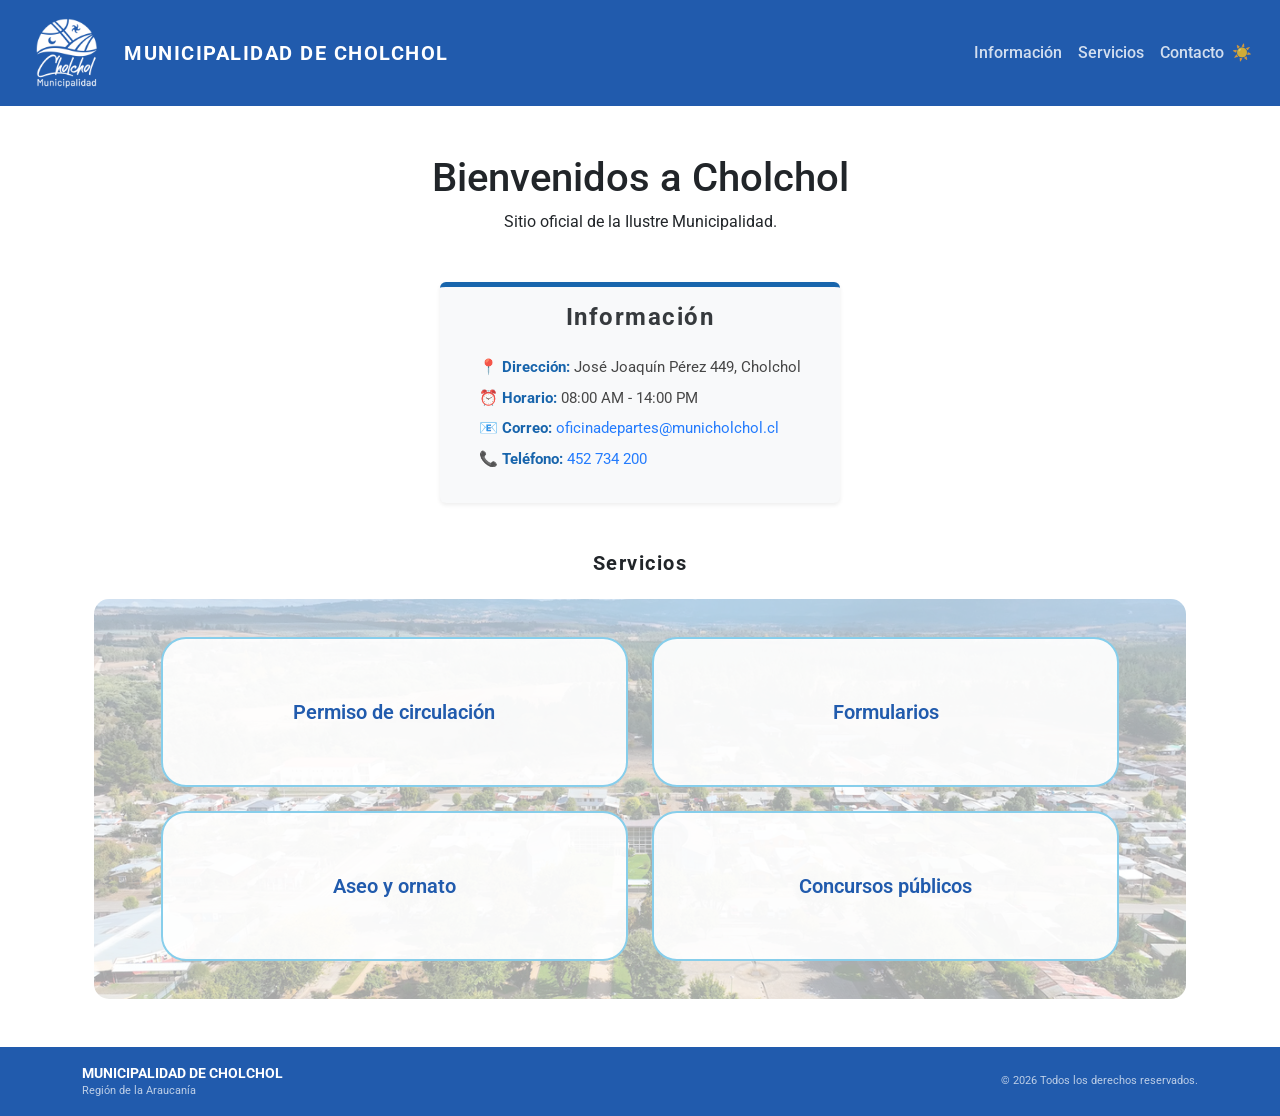
<file: eva2_alvarez_laguna/index.html>
<!DOCTYPE html>
<html lang="es"> <!-- Cambiado a español -->

<head>
  <meta charset="UTF-8">
  <meta name="viewport" content="width=device-width, initial-scale=1.0">
  <title>Municipalidad de Cholchol</title>

  <!-- Bootstrap CSS  -->
  <link href="https://cdn.jsdelivr.net/npm/bootstrap@5.3.3/dist/css/bootstrap.min.css" rel="stylesheet">

  <!-- Google Fonts -->
  <link rel="preconnect" href="https://fonts.googleapis.com">
  <link rel="preconnect" href="https://fonts.gstatic.com" crossorigin>
  <link href="https://fonts.googleapis.com/css2?family=Roboto:wght@400;500;700&display=swap" rel="stylesheet">

  <!-- CSS -->
  <link rel="stylesheet" href="css/estilo.css">

</head>

<body>

  <nav class="navbar navbar-expand-lg navbar-dark custom-navbar" role="navigation" aria-label="Navegación principal">
    <div class="container-fluid">

      <!-- Logo a la izquierda -->
      <a class="navbar-brand" href="index.html">
        <img src="imagenes/logo.png" alt="Logo de la Municipalidad de Cholchol" class="navbar-logo">
      </a>
      <div class="navbar-title mx-auto d-none d-lg-block">
        Municipalidad de Cholchol
      </div>

      <!-- Botón para móviles -->
      <button class="navbar-toggler" type="button" data-bs-toggle="collapse" data-bs-target="#collapsibleNavbar">
        <span class="navbar-toggler-icon"></span>
      </button>

      <!-- Links al lado derecho -->
      <div class="collapse navbar-collapse" id="collapsibleNavbar">
        <ul class="navbar-nav ms-auto">
          <li class="nav-item">
            <a class="nav-link" href="#informacion" id="link-info">Información</a>
          </li>
          <li class="nav-item">
            <a class="nav-link" href="#services-title" id="link-servicios">Servicios</a>
          </li>
          <li class="nav-item">
            <a class="nav-link" href="#" id="link-contacto">Contacto</a>
          </li>
        </ul>
        <!-- Botón para toggle de tema -->
        <button id="theme-toggle" class="btn btn-link nav-link" style="color: white; border: none; background: none;"
          aria-label="Alternar entre modo claro y oscuro">☀️</button>
      </div>
    </div>
  </nav>

  <main class="container mt-5" role="main">
    <section class="text-center" role="banner" aria-labelledby="welcome-title">
      <h1 id="welcome-title">Bienvenidos a Cholchol</h1>
      <p>Sitio oficial de la Ilustre Municipalidad.</p>
    </section>
    <section class="card mt-5 mx-auto contact-card rounded shadow-sm" id="informacion" role="region"
      aria-labelledby="info-title">
      <div class="card-body text-center contact-card-body">
        <h2 class="navbar-title text-dark mb-4 info-title" id="info-title">Información</h2>
        <ul class="list-unstyled text-start d-inline-block">
          <li class="mb-2">
            <strong>📍 Dirección:</strong> José Joaquín Pérez 449, Cholchol
          </li>
          <li class="mb-2">
            <strong>⏰ Horario:</strong> 08:00 AM - 14:00 PM
          </li>
          <li class="mb-2">
            <strong>📧 Correo:</strong> <a href="mailto:oficinadepartes@municholchol.cl"
              class="text-decoration-none text-primary">oficinadepartes@municholchol.cl</a>
          </li>
          <li class="mb-0">
            <strong>📞 Teléfono:</strong> <a href="tel:452734200" class="text-decoration-none text-primary">452 734
              200</a>
          </li>
        </ul>
      </div>
    </section>


    <section class="container text-center mt-5" id="servicios" role="region" aria-labelledby="services-title">
      <h2 class="navbar-title text-dark" id="services-title">Servicios</h2>

      <div class="services-hero mt-4 position-relative">
        <img src="imagenes/PLAZAYFRONTISMUNICIPALIDAD.jpg" alt="Imagen de la plaza"
          class="img-fluid services-image rounded">

        <!-- Contenedor de las Cards sobre la imagen -->
        <div class="services-overlay row row-cols-1 row-cols-md-2 g-4 justify-content-center">
          <!-- Card 1 -->
          <div class="col">
            <div class="card h-100 service-card clickable-card" onclick="window.location.href='servicios.html#permiso'">
              <div class="card-body d-flex align-items-center justify-content-center">
                <h5 class="card-title">Permiso de circulación</h5>
              </div>
            </div>
          </div>
          <!-- Card 2 -->
          <div class="col">
            <div class="card h-100 service-card clickable-card"
              onclick="window.location.href='servicios.html#formularios'">
              <div class="card-body d-flex align-items-center justify-content-center">
                <h5 class="card-title">Formularios</h5>
              </div>
            </div>
          </div>
          <!-- Card 3 -->
          <div class="col">
            <div class="card h-100 service-card clickable-card" onclick="window.location.href='servicios.html#aseo'">
              <div class="card-body d-flex align-items-center justify-content-center">
                <h5 class="card-title">Aseo y ornato</h5>
              </div>
            </div>
          </div>
          <!-- Card 4 -->
          <div class="col">
            <div class="card h-100 service-card clickable-card"
              onclick="window.location.href='servicios.html#concursos'">
              <div class="card-body d-flex align-items-center justify-content-center">
                <h5 class="card-title">Concursos públicos</h5>
              </div>
            </div>
          </div>
        </div>
      </div>
    </section>

    <div class="container mt-5 mb-5 hidden" id="form-contacto" role="region" aria-labelledby="form-title"
      aria-hidden="true"> <!-- Margen inferior para que no pegue con el footer -->
      <h2 class="text-dark" style="font-size: 1.5rem;" id="form-title">Formulario de contacto</h2>
      <form id="contacto" class="mt-4">
        <!-- Campo Nombre -->
        <div class="mb-3">
          <label for="name" class="form-label">Nombre Completo:</label>
          <input type="text" class="form-control" id="name" placeholder="Escriba su nombre" name="name">
        </div>
        <!-- Campo Correo -->
        <div class="mb-3">
          <label for="email" class="form-label">Correo:</label>
          <input type="email" class="form-control" id="email" placeholder="correo@ejemplo.com" name="email">
        </div>
        <!-- Campo Teléfono -->
        <div class="mb-3">
          <label for="phone" class="form-label">Teléfono:</label>
          <input type="tel" class="form-control" id="phone" placeholder="9 1234 5678" name="phone">
        </div>
        <button type="submit" class="btn btn-primary">Enviar mensaje</button>
      </form>
    </div>
  </main>

  <footer class="custom-navbar text-white py-3 mt-5" role="contentinfo">
    <div class="container">
      <div class="row align-items-center">
        <div class="col-md-6 text-center text-md-start">
          <p class="footer-title mb-0">Municipalidad de Cholchol</p>
          <p class="footer-subtext mb-0">Región de la Araucanía</p>
        </div>
        <div class="col-md-6 text-center text-md-end mt-2 mt-md-0">
          <p class="footer-copy mb-0">&copy; 2026 Todos los derechos reservados.</p>
        </div>
      </div>
    </div>
  </footer>
  <!-- Scripts de Bootstrap al final del body -->
  <script src="https://cdn.jsdelivr.net/npm/bootstrap@5.3.3/dist/js/bootstrap.bundle.min.js"></script>
  <script src="js/script.js"></script>
</body>

</html>
</file>
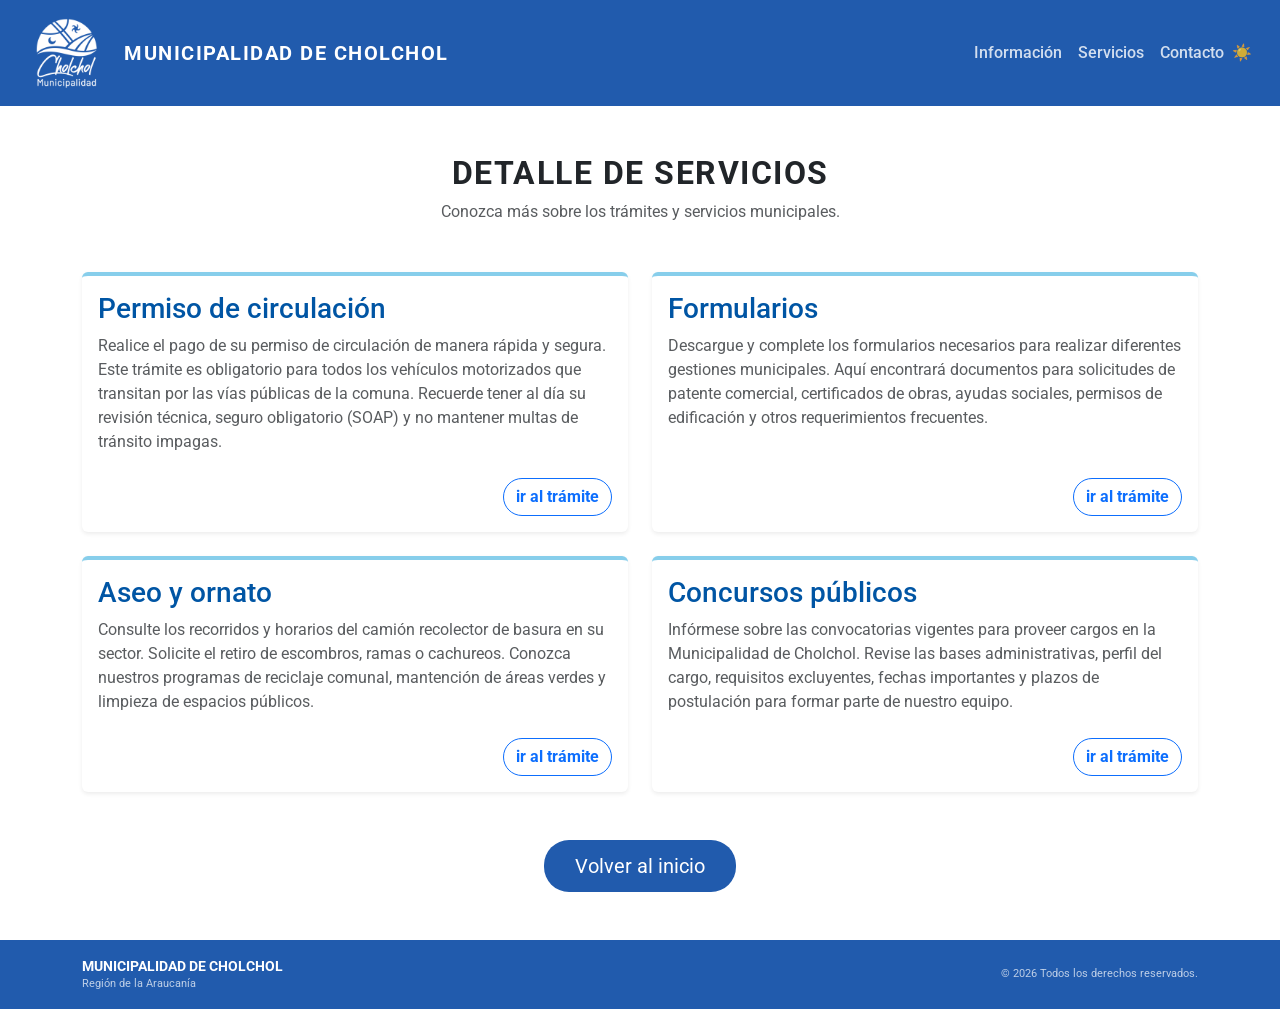
<file: eva2_alvarez_laguna/servicios.html>
<!DOCTYPE html>
<html lang="es">

<head>
  <meta charset="UTF-8">
  <meta name="viewport" content="width=device-width, initial-scale=1.0">
  <title>Detalle de Servicios - Municipalidad de Cholchol</title>

  <!-- Bootstrap CSS  -->
  <link href="https://cdn.jsdelivr.net/npm/bootstrap@5.3.3/dist/css/bootstrap.min.css" rel="stylesheet">

  <!-- Google Fonts -->
  <link rel="preconnect" href="https://fonts.googleapis.com">
  <link rel="preconnect" href="https://fonts.gstatic.com" crossorigin>
  <link href="https://fonts.googleapis.com/css2?family=Roboto:wght@400;500;700&display=swap" rel="stylesheet">

  <!-- CSS -->
  <link rel="stylesheet" href="css/estilo.css">
</head>

<body>

  <nav class="navbar navbar-expand-lg navbar-dark custom-navbar" role="navigation" aria-label="Navegación principal">
    <div class="container-fluid">
      <!-- Logo a la izquierda -->
      <a class="navbar-brand" href="index.html">
        <img src="imagenes/logo.png" alt="Logo de la Municipalidad de Cholchol" class="navbar-logo">
      </a>
      <div class="navbar-title mx-auto d-none d-lg-block">
        Municipalidad de Cholchol
      </div>

      <!-- Botón para móviles -->
      <button class="navbar-toggler" type="button" data-bs-toggle="collapse" data-bs-target="#collapsibleNavbar">
        <span class="navbar-toggler-icon"></span>
      </button>

      <!-- Links al lado derecho -->
      <div class="collapse navbar-collapse" id="collapsibleNavbar">
        <ul class="navbar-nav ms-auto">
          <li class="nav-item">
            <a class="nav-link" href="index.html#informacion">Información</a>
          </li>
          <li class="nav-item">
            <a class="nav-link" href="index.html#servicios">Servicios</a>
          </li>
          <li class="nav-item">
            <a class="nav-link" href="index.html#form-contacto">Contacto</a>
          </li>
        </ul>
        <!-- Botón para toggle de tema -->
        <button id="theme-toggle" class="btn btn-link nav-link" style="color: white; border: none; background: none;"
          aria-label="Alternar entre modo claro y oscuro">☀️</button>
      </div>
    </div>
  </nav>

  <main class="container mt-5" role="main">
    <section class="text-center mb-5" role="region" aria-labelledby="services-detail-title">
      <h1 id="services-detail-title" class="navbar-title text-dark" style="font-size: 2rem;">Detalle de Servicios</h1>
      <p class="text-muted">Conozca más sobre los trámites y servicios municipales.</p>
    </section>

    <div class="row g-4">
      <!-- Servicio 1 -->
      <div class="col-md-6">
        <div class="card h-100 shadow-sm border-0" style="border-top: 4px solid #87ceeb !important;" id="permiso">
          <div class="card-body d-flex flex-column">
            <h3 class="card-title" style="color: #0055a4;">Permiso de circulación</h3>
            <p class="card-text text-muted mb-4">
              Realice el pago de su permiso de circulación de manera rápida y segura. Este trámite es obligatorio para
              todos los vehículos motorizados que transitan por las vías públicas de la comuna. Recuerde tener al día su
              revisión técnica, seguro obligatorio (SOAP) y no mantener multas de tránsito impagas.
            </p>
            <div class="mt-auto text-end">
              <a href="#" class="btn btn-outline-primary" style="border-radius: 20px;">
                <strong>ir al trámite</strong>
              </a>
            </div>
          </div>
        </div>
      </div>

      <!-- Servicio 2 -->
      <div class="col-md-6">
        <div class="card h-100 shadow-sm border-0" style="border-top: 4px solid #87ceeb !important;" id="formularios">
          <div class="card-body d-flex flex-column">
            <h3 class="card-title" style="color: #0055a4;">Formularios</h3>
            <p class="card-text text-muted mb-4">
              Descargue y complete los formularios necesarios para realizar diferentes gestiones municipales. Aquí
              encontrará documentos para solicitudes de patente comercial, certificados de obras, ayudas sociales,
              permisos de edificación y otros requerimientos frecuentes.
            </p>
            <div class="mt-auto text-end">
              <a href="#" class="btn btn-outline-primary" style="border-radius: 20px;">
                <strong>ir al trámite</strong>
              </a>
            </div>
          </div>
        </div>
      </div>

      <!-- Servicio 3 -->
      <div class="col-md-6">
        <div class="card h-100 shadow-sm border-0" style="border-top: 4px solid #87ceeb !important;" id="aseo">
          <div class="card-body d-flex flex-column">
            <h3 class="card-title" style="color: #0055a4;">Aseo y ornato</h3>
            <p class="card-text text-muted mb-4">
              Consulte los recorridos y horarios del camión recolector de basura en su sector. Solicite el retiro de
              escombros, ramas o cachureos. Conozca nuestros programas de reciclaje comunal, mantención de áreas verdes
              y limpieza de espacios públicos.
            </p>
            <div class="mt-auto text-end">
              <a href="#" class="btn btn-outline-primary" style="border-radius: 20px;">
                <strong>ir al trámite</strong>
              </a>
            </div>
          </div>
        </div>
      </div>

      <!-- Servicio 4 -->
      <div class="col-md-6">
        <div class="card h-100 shadow-sm border-0" style="border-top: 4px solid #87ceeb !important;" id="concursos">
          <div class="card-body d-flex flex-column">
            <h3 class="card-title" style="color: #0055a4;">Concursos públicos</h3>
            <p class="card-text text-muted mb-4">
              Infórmese sobre las convocatorias vigentes para proveer cargos en la Municipalidad de Cholchol. Revise las
              bases administrativas, perfil del cargo, requisitos excluyentes, fechas importantes y plazos de
              postulación para formar parte de nuestro equipo.
            </p>
            <div class="mt-auto text-end">
              <a href="#" class="btn btn-outline-primary" style="border-radius: 20px;">
                <strong>ir al trámite</strong>
              </a>
            </div>
          </div>
        </div>
      </div>
    </div>

    <div class="text-center mt-5 mb-3">
      <a href="index.html" class="btn btn-lg text-white"
        style="border-radius: 25px; padding: 10px 30px; background-color: rgb(33,91,173);">
        Volver al inicio
      </a>
    </div>
  </main>

  <footer class="custom-navbar text-white py-3 mt-5" role="contentinfo">
    <div class="container">
      <div class="row align-items-center">
        <div class="col-md-6 text-center text-md-start">
          <p class="footer-title mb-0">Municipalidad de Cholchol</p>
          <p class="footer-subtext mb-0">Región de la Araucanía</p>
        </div>
        <div class="col-md-6 text-center text-md-end mt-2 mt-md-0">
          <p class="footer-copy mb-0">&copy; 2026 Todos los derechos reservados.</p>
        </div>
      </div>
    </div>
  </footer>

  <!-- Scripts de Bootstrap al final del body -->
  <script src="https://cdn.jsdelivr.net/npm/bootstrap@5.3.3/dist/js/bootstrap.bundle.min.js"></script>
  <script src="js/script.js"></script>
</body>

</html>
</file>
<file: eva2_alvarez_laguna/css/estilo.css>
/* 1. Fuentes */
body {
    font-family: "Roboto", sans-serif;
    scroll-behavior: smooth; /* Scroll suave para anclas */
}

/* 2. Color Institucional */
.custom-navbar {
    background-color: rgb(33,91,173);
    padding: 0.5rem 1rem;
}

/* 3. Título del Navbar */
.navbar-title {
    color: #ffffff;
    font-size: 1.25rem; 
    font-weight: 700;    
    text-transform: uppercase;
    letter-spacing: 1.5px;
}

/* Estilo específico para el título de información */
#info-title {
    text-transform: capitalize;
}

/* Estilo específico para el título de servicios */
#services-title {
    text-transform: capitalize;
}

/* Contenedor de la información */
#informacion {
    border: none;
    border-top: 5px solid #0055a4; /* Línea superior con el azul del logo */
    background-color: #f8f9fa; /* Un gris muy claro para diferenciar del fondo */
}

/* Estilo para los textos internos */
.contact-card-body ul {
    font-size: 0.95rem;
    color: #333;
}

.contact-card-body strong {
    color: #0055a4; /* Resaltamos los títulos en azul */
}

/* Mejora los enlaces para que no parezcan texto plano */
.contact-card-body a:hover {
    text-decoration: underline !important;
}

.form-label {
    font-weight: 500;
    color: #333;
}

/* 4. Letras del Footer (Más pequeñas) */
.footer-title {
    font-size: 0.85rem; /* Tamaño reducido */
    font-weight: 700;
    text-transform: uppercase;
}

.footer-subtext, 
.footer-copy {
    font-size: 0.7rem; /* Tamaño bastante más pequeño y discreto */
    color: rgba(255, 255, 255, 0.7);
}

/* 5. Estilo de los links del nav */
.nav-link {
    color: rgba(255,255,255,0.8) !important;
    font-weight: 500;
}

.nav-link:hover {
    color: #ffcc00 !important; 
}

/* Ajuste para el logo del nav */
.navbar-logo {
    width: 80px;
    height: 80px;
    object-fit: contain;
}

/* Clase para resaltar la sección de contacto al hacer clic */
.highlight {
    background-color: #87ceeb !important; /* Color celeste */
    border: 2px solid #0055a4 !important;
    transition: background-color 0.3s ease, border 0.3s ease;
}

/* Estilo para la card de contacto: tamaño reducido y centrado */
.contact-card {
    max-width: 400px;
    margin: 2rem auto 0 auto; /* Espacio superior aumentado a 2rem */
    opacity: 0.9; /* Atenuar ligeramente la card */
}

/* Estilo para el cuerpo de la card de contacto */
.contact-card-body {
    color: #555;
}

/* Estilo para el título de información */
.info-title {
    font-size: 1.5rem;
}

/* Clase para ocultar elementos */
.hidden {
    display: none;
}

/* Espacio adicional en el footer */
footer {
    padding-bottom: 1.5rem;
}

/* --- NUEVA SECCIÓN: CARDS DE SERVICIOS --- */

.service-card {
    background-color: #ffffff !important; /* Fondo blanco pedido */
    border: 2px solid #87ceeb;           /* Borde celeste suave */
    border-radius: 25px !important;      /* Puntas redondeadas */
    cursor: pointer;
    transition: transform 0.3s ease, box-shadow 0.3s ease, background-color 0.3s ease;
    min-height: 150px;
    display: flex;
    align-items: center;
    justify-content: center;
}

/* Texto de las cards en color celeste */
.service-card h5, 
.service-card .card-text {
    color: #215bad !important; /* Usando el azul de tu navbar para consistencia, o cambia a #87ceeb para celeste claro */
    font-weight: 600;
    text-align: center;
    padding: 10px;
    margin: 0;
}

/* Efecto Hover para que sepa que es clickeable */
.service-card:hover {
    transform: translateY(-5px);
    box-shadow: 0 8px 15px rgba(0,0,0,0.1);
}

/* Clase que activa el JS al hacer click (Resaltado) */
.card-active {
    background-color: #215bad !important; /* Se vuelve azul al clickear */
    border-color: #0055a4 !important;
}

.card-active h5 {
    color: #ffffff !important; /* El texto cambia a blanco al estar activa */
}

/* Ajuste para la imagen de servicios*/
.services-hero {
    position: relative;
    width: 100%;
    max-width: 100%;
    display: flex;
    align-items: center;
    justify-content: center;
    min-height: 400px;
    border-radius: 15px;
    overflow: hidden;
}

.services-image {
    position: absolute;
    top: 0;
    left: 0;
    width: 100%;
    height: 100% !important;
    object-fit: cover;
    opacity: 0.35; /* Imagen transparente debajo de las cards */
    z-index: 1;
}

.services-overlay {
    position: relative;
    width: 90%;
    z-index: 2;
    padding: 2rem 0;
}

.services-overlay .service-card {
    background-color: rgba(255, 255, 255, 0.92) !important;
}

/* Media Queries para responsividad */

/* Móviles (hasta 576px) */
@media (max-width: 576px) {
    .custom-navbar {
        padding: 0.25rem 0.5rem; /* Padding más pequeño */
    }
    
    .navbar-title {
        font-size: 1rem; /* Fuente más pequeña */
        letter-spacing: 1px;
    }
    
    .navbar-logo {
        width: 50px; /* Logo más pequeño */
        height: 50px;
    }
    
    .contact-card {
        max-width: 100%; /* Card ocupa todo el ancho */
        margin: 1rem auto 0 auto;
    }
    
    .info-title {
        font-size: 1.2rem; /* Título más pequeño */
    }
    
    .contact-card-body ul {
        font-size: 0.9rem; /* Texto más pequeño */
    }
    
    .footer-title {
        font-size: 0.75rem;
    }
    
    .footer-subtext, .footer-copy {
        font-size: 0.65rem;
    }
}

/* Tablets (577px a 768px) */
@media (min-width: 577px) and (max-width: 768px) {
    .custom-navbar {
        padding: 0.4rem 0.8rem;
    }
    
    .navbar-title {
        font-size: 1.1rem;
        letter-spacing: 1.2px;
    }
    
    .navbar-logo {
        width: 60px;
        height: 60px;
    }
    
    .contact-card {
        max-width: 350px; /* Un poco más pequeño que desktop */
        margin: 1.5rem auto 0 auto;
    }
    
    .info-title {
        font-size: 1.3rem;
    }
    
    .contact-card-body ul {
        font-size: 0.95rem;
    }
    
    .footer-title {
        font-size: 0.8rem;
    }
    
    .footer-subtext, .footer-copy {
        font-size: 0.7rem;
    }
}

/* Desktop (769px en adelante) - Estilos base ya aplican */

/* Modo oscuro */
body.dark {
    background-color: #121212;
    color: #ffffff;
}

body.dark .custom-navbar {
    background-color: #1e1e1e;
}

body.dark #services-title,
body.dark .text-dark {
    color: #ffffff !important;
}

body.dark .text-muted {
    color: #cccccc !important;
}

body.dark .card {
    background-color: #1e1e1e;
    color: #ffffff;
    border-color: #333;
}

body.dark .contact-card-body {
    color: #cccccc;
}

body.dark .contact-card-body strong {
    color: #87ceeb;
}

body.dark .form-control {
    background-color: #333;
    color: #ffffff;
    border-color: #555;
}

body.dark .form-control:focus {
    background-color: #333;
    color: #ffffff;
    border-color: #87ceeb;
}

body.dark footer {
    background-color: #1e1e1e;
}

body.dark .card-title {
    color: #87ceeb !important; /* Azul más claro */
}

body.dark .btn-outline-primary {
    color: #87ceeb;
    border-color: #87ceeb;
}

body.dark .btn-outline-primary:hover {
    background-color: #87ceeb;
    color: #1e1e1e;
}
</file>
